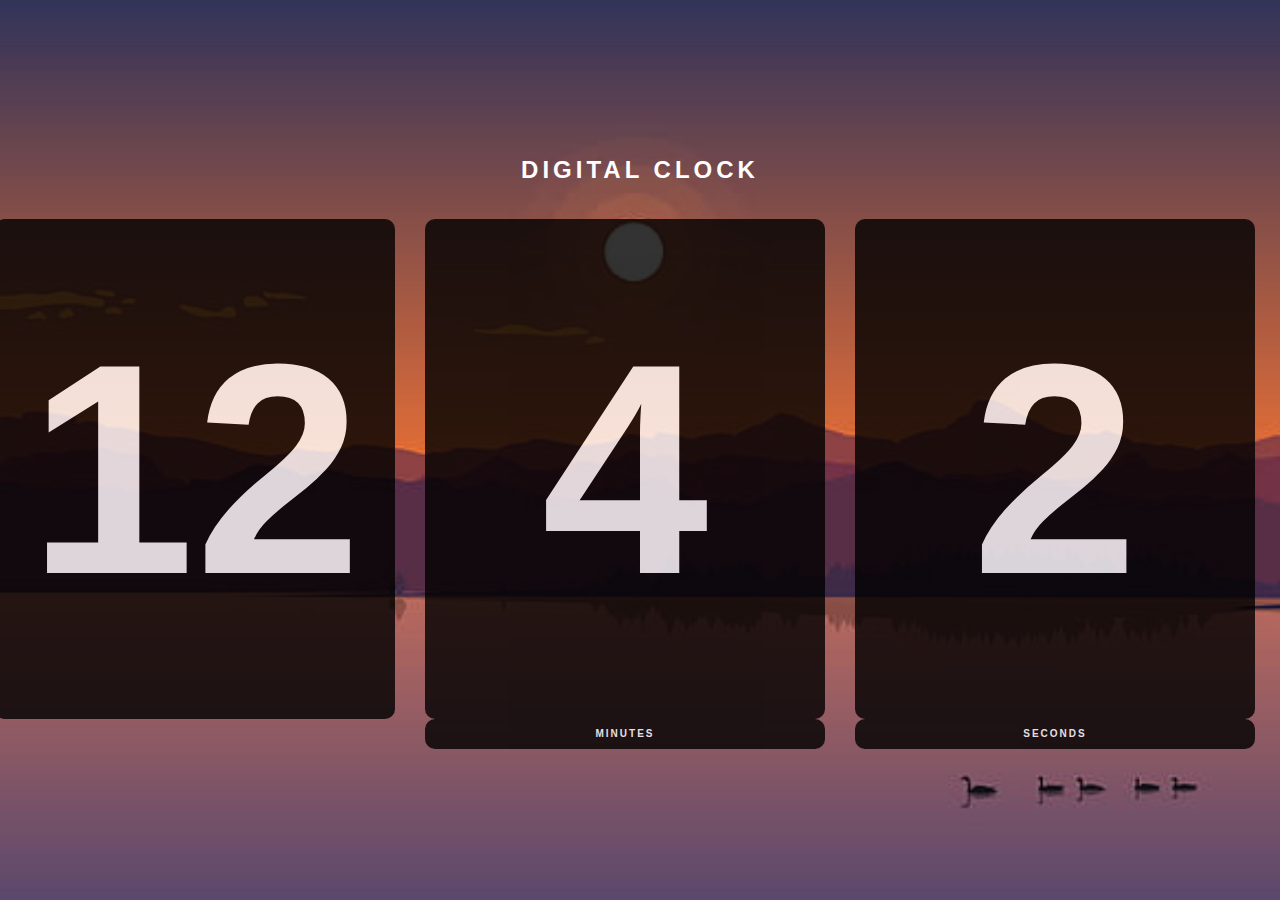
<file: index.html>
<!DOCTYPE html>
<html lang="en">
<head>
    <meta charset="UTF-8">
    <meta http-equiv="X-UA-Compatible" content="IE=edge">
    <meta name="viewport" content="width=device-width, initial-scale=1.0">
    <title>Digital Clock</title>
    <link rel="stylesheet" href="style.css">
</head>
<body>
    <h2>Digital Clock</h2>
    <div class="clock">
        <div>
            <span id="hour">00</span>
            <!-- <span class="text">Hours</span> -->

        </div>
        <div>
            <span id="minutes">00</span>
            <span class="text">Minutes</span>
        </div>
        <div>
            <span id="seconds">00</span>
            <span class="text">Seconds</span>
        </div>
        <div>
            <span id="ampm">AM</span>
        </div>
    </div>
    <!-- <script src="index.js"></script> -->
    <script src="indexPractice.js"></script>
    
</body>
</html>
</file>
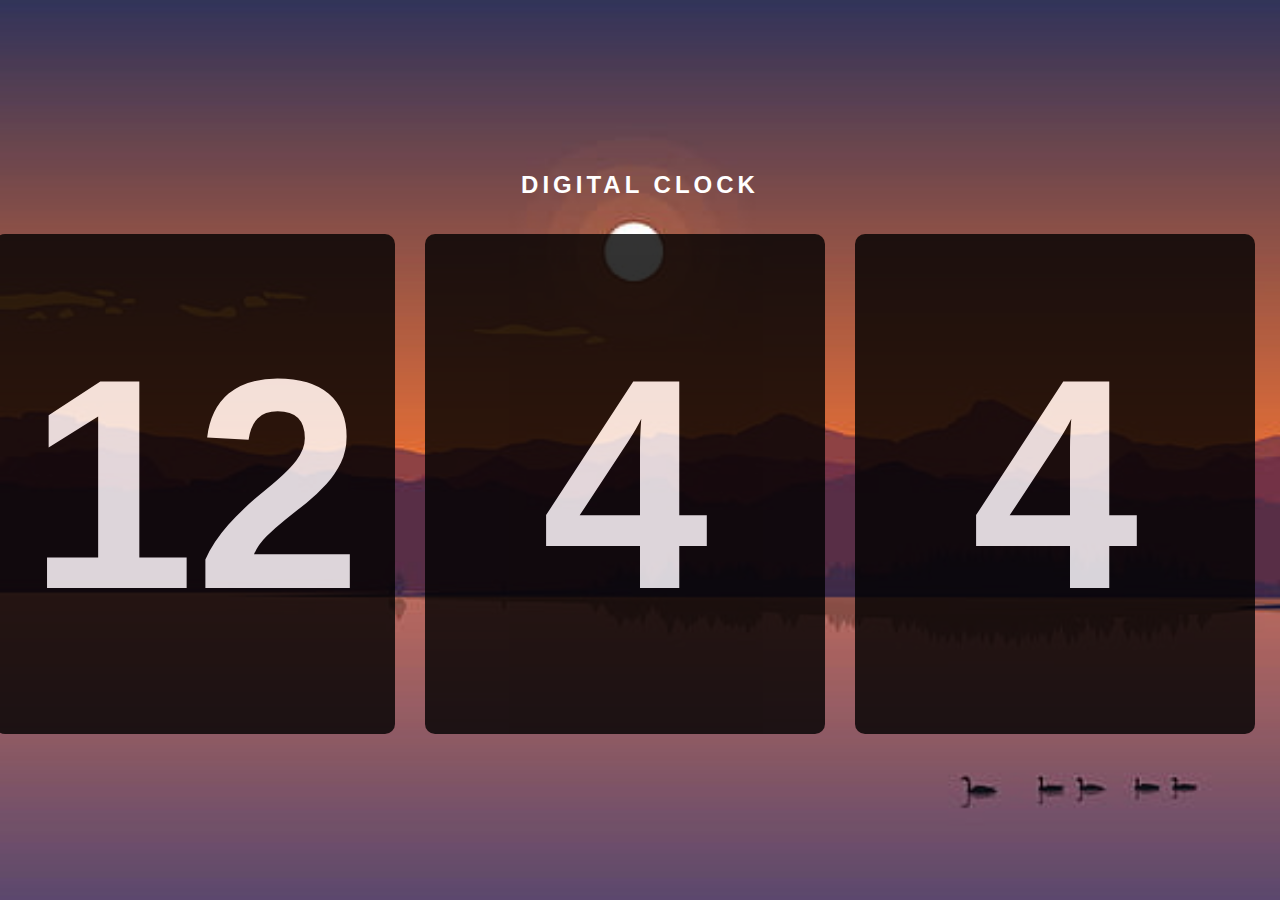
<file: digital-clock/index.html>
<!DOCTYPE html>
<html lang="en">
<head>
    <meta charset="UTF-8">
    <meta http-equiv="X-UA-Compatible" content="IE=edge">
    <meta name="viewport" content="width=device-width, initial-scale=1.0">
    <title>Digital Clock</title>
    <link rel="stylesheet" href="style.css">
</head>
<body>
    <h2>Digital Clock</h2>
    <div class="clock">
        <div>
            <span id="hour">00</span>
            <!-- <span class="text">Hours</span> -->
        </div>
        <div>
            <span id="minutes">00</span>
            <!-- <span class="text">Minutes</span> -->
        </div>
        <div>
            <span id="seconds">00</span>
            <!-- <span class="text">Seconds</span> -->
        </div>
        <div>
            <span id="ampm">AM</span>
        </div>
    </div>
    <!-- <script src="index.js"></script> -->
    <script src="indexPractice.js"></script>
    
</body>
</html>
</file>
<file: style.css>
body{
    margin: 0;
    display: flex;
    flex-direction: column;
    align-items: center;
    height: 100vh;
    justify-content: center;
    background: url(images/minimalism-4k-for-mac-desktop-wallpaper-preview.jpg);
    background-repeat: no-repeat;
    background-size: cover;
    color: white;
    font-family: sans-serif;
    overflow: hidden;
}
h2{
    text-transform: uppercase;
    letter-spacing: 4px;
    font-size: 24px;
    text-align: center;
}
.clock{
    display: flex;
}
.clock div{
    margin: 15px;
}
.clock span{
    width: 400px;
    height: 500px;
    background-color: rgb(0, 0, 0);
    opacity: 0.8;
    display: flex;
    justify-content: center;
    align-items: center;
    font-size: 300px;
    text-shadow: 2px 2px 4px rgb(0, 0, 0);
    font-weight: bold;
    border-radius: 10px;
}

.clock .text{
    font-size: 10px;
    height: 30px;
    text-transform: uppercase;
    letter-spacing: 2px;
    background-color: rgb(0, 0, 0);
    opacity: 0.8;
}
.clock #ampm{    
    position: absolute;
    width: 60px;
    height: 30px;
    font-size: 20px;
    background-color: green;
}
</file>
<file: digital-clock/style.css>
body{
    margin: 0;
    display: flex;
    flex-direction: column;
    align-items: center;
    height: 100vh;
    justify-content: center;
    background: url(images/minimalism-4k-for-mac-desktop-wallpaper-preview.jpg);
    background-repeat: no-repeat;
    background-size: cover;
    color: white;
    font-family: sans-serif;
    overflow: hidden;
}
h2{
    text-transform: uppercase;
    letter-spacing: 4px;
    font-size: 24px;
    text-align: center;
}
.clock{
    display: flex;
}
.clock div{
    margin: 15px;
}
.clock span{
    width: 400px;
    height: 500px;
    background-color: rgb(0, 0, 0);
    opacity: 0.8;
    display: flex;
    justify-content: center;
    align-items: center;
    font-size: 300px;
    text-shadow: 2px 2px 4px rgb(0, 0, 0);
    font-weight: bold;
    border-radius: 10px;
}

.clock .text{
    font-size: 10px;
    height: 30px;
    text-transform: uppercase;
    letter-spacing: 2px;
    background-color: rgb(0, 0, 0);
    opacity: 0.8;
}
.clock #ampm{    
    position: absolute;
    width: 60px;
    height: 30px;
    font-size: 20px;
    background-color: green;
}
</file>
